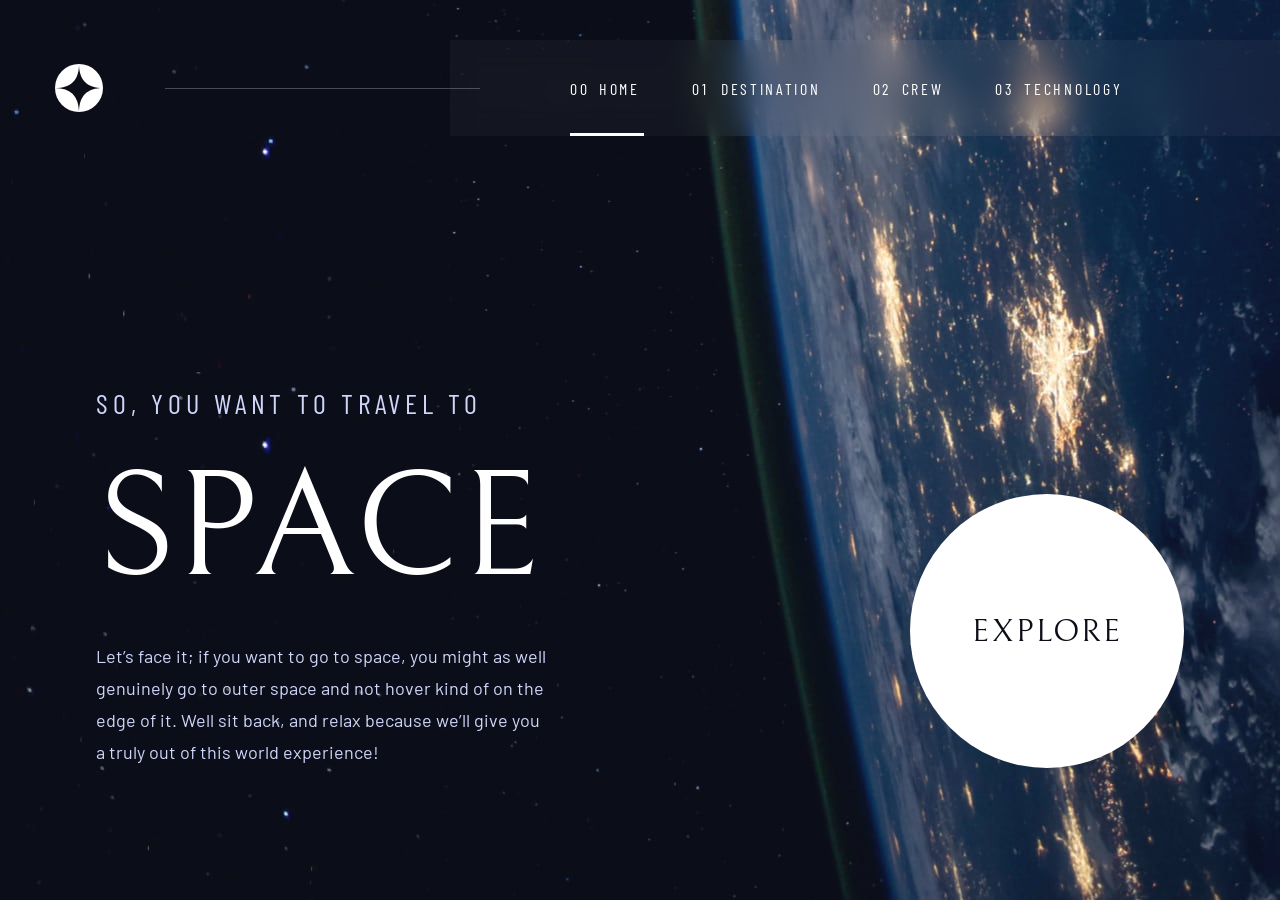
<file: index.html>
<!DOCTYPE html>
<html lang="en">
  <head>
    <meta charset="UTF-8" />
    <meta name="viewport" content="width=device-width, initial-scale=1.0" />
    <link
      rel="icon"
      type="image/png"
      sizes="32x32"
      href="./images/favicon-32x32.png"
    />
    <title>Space tourism website</title>
    <link rel="preconnect" href="https://fonts.googleapis.com" />
    <link rel="preconnect" href="https://fonts.gstatic.com" crossorigin />
    <link
      href="https://fonts.googleapis.com/css2?family=Barlow&family=Barlow+Condensed&family=Bellefair&display=swap"
      rel="stylesheet"
    />
    <link rel="stylesheet" href="./css/style.css" />
  </head>
  <body class="page page-home">
    <header class="header">
      <div class="logo-holder">
        <a href="./index.html"
          ><img src="./images/shared/logo.svg" alt="Space Tourism"
        /></a>
      </div>
      <div class="header-menu">
        <ul class="header-menu__items">
          <li class="header-menu__item active">
            <a href="./index.html">Home</a>
          </li>
          <li class="header-menu__item">
            <a href="./destination.html">Destination</a>
          </li>
          <li class="header-menu__item"><a href="./crew.html">Crew</a></li>
          <li class="header-menu__item">
            <a href="./technology.html">Technology</a>
          </li>
        </ul>
      </div>
      <button class="hamburger">
        <span></span>
      </button>
    </header>
    <main class="main">
      <section class="intro">
        <div class="container">
          <div class="intro-content">
            <h5>So, you want to travel to</h5>
            <h1>Space</h1>
            <p>
              Let’s face it; if you want to go to space, you might as well
              genuinely go to outer space and not hover kind of on the edge of
              it. Well sit back, and relax because we’ll give you a truly out of
              this world experience!
            </p>
          </div>
          <div class="intro-cta">
            <a href="./destination.html" class="intro-cta__btn">Explore</a>
          </div>
        </div>
      </section>
    </main>
    <script
      src="https://code.jquery.com/jquery-3.6.0.slim.min.js"
      integrity="sha256-u7e5khyithlIdTpu22PHhENmPcRdFiHRjhAuHcs05RI="
      crossorigin="anonymous"
    ></script>
    <script src="./js/script.js"></script>
  </body>
</html>
</file>
<file: css/style.css>
html,
body {
  margin: 0;
  padding: 0;
  width: 100%;
  background-color: #0B0D17;
  overflow-x: hidden; }

*,
*::before,
*::after {
  box-sizing: border-box; }

*:focus {
  outline: none; }

a,
button,
.btn {
  cursor: pointer;
  text-decoration: none;
  transition: all 0.3s ease-in-out; }

img {
  max-width: 100%; }

ul {
  margin: 0;
  padding-left: 0;
  list-style: none; }

/**
 * Basic typography style for copy text
 */
h1,
h2,
h3,
h4,
h5,
h6 {
  margin: 0;
  font-weight: 400;
  text-transform: uppercase; }

h1 {
  color: #fff;
  font-size: 150px;
  font-family: 'Bellefair', serif; }
  @media only screen and (max-width: 1024px) {
    h1 {
      line-height: 1; } }
  @media only screen and (max-width: 640px) {
    h1 {
      font-size: 80px;
      line-height: 1.25; } }

h2 {
  color: #fff;
  font-size: 100px;
  font-family: 'Bellefair', serif; }
  @media only screen and (max-width: 1024px) {
    h2 {
      font-size: 80px;
      line-height: 1.15; } }
  @media only screen and (max-width: 640px) {
    h2 {
      font-size: 56px;
      line-height: 64px; } }

h3 {
  color: #fff;
  font-size: 56px;
  font-family: 'Bellefair', serif; }
  @media only screen and (max-width: 1024px) {
    h3 {
      font-size: 40px;
      line-height: 46px; } }
  @media only screen and (max-width: 640px) {
    h3 {
      font-size: 24px;
      line-height: 28px; } }

h4 {
  color: #fff;
  font-size: 32px;
  font-family: 'Bellefair', serif; }
  @media only screen and (max-width: 1024px) {
    h4 {
      font-size: 24px;
      line-height: 28px; } }
  @media only screen and (max-width: 640px) {
    h4 {
      font-size: 16px;
      line-height: 18px; } }

h5 {
  color: #D0D6F9;
  font-size: 28px;
  letter-spacing: 4.75px;
  font-family: 'Barlow Condensed', sans-serif; }
  @media only screen and (max-width: 1024px) {
    h5 {
      font-size: 20px;
      letter-spacing: 3.375px; } }
  @media only screen and (max-width: 640px) {
    h5 {
      font-size: 16px;
      line-height: 1.2;
      letter-spacing: 2.7px; } }

p {
  margin: 0;
  color: #D0D6F9;
  font-size: 18px;
  line-height: 1.778;
  font-family: 'Barlow', sans-serif; }
  @media only screen and (max-width: 1024px) {
    p {
      font-size: 16px; } }
  @media only screen and (max-width: 640px) {
    p {
      font-size: 15px; } }

.subheading1 {
  color: #fff;
  font-size: 28px;
  font-family: 'Bellefair', serif; }

.subheading2 {
  color: #fff;
  font-size: 14px;
  letter-spacing: 2.35px;
  font-family: 'Barlow Condensed', serif; }

.subheading3 {
  color: #D0D6F9;
  font-size: 16px;
  line-height: 19px;
  letter-spacing: 2.7px;
  font-family: 'Barlow Condensed', serif; }
  @media only screen and (max-width: 1024px) {
    .subheading3 {
      font-size: 14px;
      line-height: 1.2;
      letter-spacing: 2.37px; } }

.header {
  position: relative;
  display: flex;
  align-items: center;
  justify-content: space-between;
  margin-top: 40px;
  padding-left: 55px; }
  @media only screen and (max-width: 1024px) {
    .header {
      margin-top: 0;
      padding-left: 40px; } }
  @media only screen and (max-width: 640px) {
    .header {
      margin-top: 24px;
      padding: 0 24px; } }
  .header::after {
    content: '';
    position: absolute;
    top: 50%;
    right: 800px;
    width: calc(100% - 965px);
    border-top: 1px solid #fff;
    mix-blend-mode: normal;
    opacity: 0.25; }
    @media only screen and (max-width: 1024px) {
      .header::after {
        display: none; } }
  .header .logo-holder {
    font-size: 0;
    line-height: 0; }
    @media only screen and (max-width: 640px) {
      .header .logo-holder img {
        width: 40px; } }
  .header-menu {
    position: relative;
    display: flex;
    align-items: center;
    width: 830px;
    padding-left: 120px; }
    @media only screen and (max-width: 1024px) {
      .header-menu {
        width: auto;
        padding: 0 48px; } }
    @media only screen and (max-width: 640px) {
      .header-menu {
        position: fixed;
        display: block;
        top: 0;
        right: -254px;
        bottom: 0;
        width: 254px;
        padding: 118px 0 0 32px;
        background: rgba(255, 255, 255, 0.04);
        backdrop-filter: blur(81.5485px);
        transition: all 0.3s cubic-bezier(0.755, 0.05, 0.855, 0.06);
        z-index: 1; }
        .header-menu.active {
          right: 0; } }
    .header-menu::before {
      position: absolute;
      content: "";
      top: 0;
      left: 0;
      width: 100%;
      height: 100%;
      background-color: rgba(255, 255, 255, 0.04);
      backdrop-filter: blur(16px); }
      @media only screen and (max-width: 1024px) {
        .header-menu::before {
          backdrop-filter: initial; } }
    .header-menu__items {
      position: relative;
      display: flex;
      align-items: center;
      counter-reset: header-item-counter; }
      @media only screen and (max-width: 640px) {
        .header-menu__items {
          display: block; } }
    .header-menu__item:not(:first-child) {
      counter-increment: header-item-counter; }
    .header-menu__item:not(:last-child) {
      margin-right: 48px; }
      @media only screen and (max-width: 1024px) {
        .header-menu__item:not(:last-child) {
          margin-right: 36px; } }
      @media only screen and (max-width: 640px) {
        .header-menu__item:not(:last-child) {
          margin: 0 0 32px 0; } }
    .header-menu__item a {
      position: relative;
      display: block;
      padding: 39px 4px 38px 29px;
      color: #fff;
      font-size: 16px;
      letter-spacing: 2.7px;
      text-transform: uppercase;
      font-family: 'Barlow Condensed', sans-serif; }
      @media only screen and (max-width: 1024px) {
        .header-menu__item a {
          font-size: 14px;
          letter-spacing: 2.34px;
          padding: 39px 2px 40px 0; } }
      @media only screen and (max-width: 640px) {
        .header-menu__item a {
          padding: 0 0 0 29px;
          font-size: 16px;
          letter-spacing: 2.7px;
          line-height: 1.2;
          font-weight: 400; } }
      .header-menu__item a::before {
        content: "0" counter(header-item-counter);
        position: absolute;
        margin-left: -29px; }
        @media only screen and (max-width: 1024px) {
          .header-menu__item a::before {
            display: none; } }
        @media only screen and (max-width: 640px) {
          .header-menu__item a::before {
            display: block;
            font-weight: 600; } }
      .header-menu__item a::after {
        content: '';
        position: absolute;
        left: 0;
        bottom: 0;
        width: 0;
        border-top: 3px solid rgba(255, 255, 255, 0.5);
        transition: all 0.3s cubic-bezier(0.445, 0.05, 0.55, 0.95); }
        @media only screen and (max-width: 640px) {
          .header-menu__item a::after {
            top: 0;
            bottom: initial;
            left: initial;
            right: 0;
            height: 0;
            border-top: none;
            border-left: 4px solid white; } }
      .header-menu__item a:hover::after {
        width: 100%; }
        @media only screen and (max-width: 640px) {
          .header-menu__item a:hover::after {
            height: 100%;
            width: 0; } }
    .header-menu__item.active a::after {
      width: 100%;
      border-top: 3px solid #fff; }
      @media only screen and (max-width: 640px) {
        .header-menu__item.active a::after {
          height: 100%;
          width: 0; } }

.text-primary {
  color: #0B0D17; }

.text-secondary {
  color: #D0D6F9; }

.bg-primary {
  background-color: #0B0D17; }

.bg-secondary {
  background-color: #D0D6F9; }

.container {
  margin: 0 auto;
  padding: 0 24px; }
  @media only screen and (min-width: 1025px) {
    .container {
      padding: 0 96px;
      max-width: 1300px; } }

@media only screen and (min-width: 769px) {
  .d-sm-only {
    display: none; } }

.cursor {
  display: none;
  position: fixed;
  background-color: #0B0D17;
  width: 10px;
  height: 10px;
  border-radius: 100%;
  z-index: 1;
  transition: 0.3s cubic-bezier(0.75, -1.27, 0.3, 2.33) transform, 0.2s cubic-bezier(0.75, -0.27, 0.3, 1.33) opacity, 0.2s cubic-bezier(0.75, -0.27, 0.3, 1.33) background;
  user-select: none;
  pointer-events: none;
  z-index: 10000;
  transform: scale(1); }
  .cursor.active {
    background-color: #D0D6F9;
    opacity: 1;
    transform: scale(0); }
  .cursor.menu-active {
    opacity: 1;
    transform: scale(0); }
  .cursor.primary {
    background-color: #0B0D17 !important; }
  .cursor.white {
    background-color: #fff !important; }
  .cursor.hovered {
    opacity: 1; }
  @media only screen and (min-width: 769px) {
    .cursor {
      display: block; } }

.cursor-follower {
  display: none;
  position: fixed;
  border: 1px solid #0B0D17;
  width: 30px;
  height: 30px;
  border-radius: 100%;
  z-index: 1;
  transition: 0.6s cubic-bezier(0.75, -1.27, 0.3, 2.33) transform, 0.2s cubic-bezier(0.75, -0.27, 0.3, 1.33) opacity, 0.2s cubic-bezier(0.75, -0.27, 0.3, 1.33) background, 0.2s cubic-bezier(0.75, -0.27, 0.3, 1.33) border-color;
  user-select: none;
  pointer-events: none;
  z-index: 10000;
  transform: translate(2px, 2px);
  overflow: hidden; }
  .cursor-follower.active {
    opacity: 1;
    transform: scale(3);
    border-color: #D0D6F9; }
  .cursor-follower.primary {
    border-color: #0B0D17 !important; }
  .cursor-follower.white {
    border-color: #fff !important; }
  .cursor-follower.menu-active {
    opacity: 1;
    transform: scale(3); }
  .cursor-follower.hovered {
    opacity: 1; }
  @media only screen and (min-width: 769px) {
    .cursor-follower {
      display: block; } }

.main {
  min-height: calc(100vh - 136px); }
  @media only screen and (max-width: 1024px) {
    .main {
      min-height: calc(100vh - 96px); } }
  @media only screen and (max-width: 640px) {
    .main {
      min-height: calc(100vh - 64px); } }

.footer {
  height: 40px; }

.hamburger {
  width: 24px;
  height: 21px;
  display: block;
  position: relative;
  background: none;
  border: none;
  z-index: 2; }
  @media only screen and (min-width: 641px) {
    .hamburger {
      display: none; } }
  .hamburger:after, .hamburger:before, .hamburger span {
    content: ' ';
    position: absolute;
    display: block;
    left: 0;
    width: 100%;
    height: 3px;
    background-color: #D0D6F9;
    -webkit-transition: all 0.3s ease-in-out;
    transition: all 0.3s ease-in-out; }
  .hamburger:before {
    top: 0; }
  .hamburger:after {
    bottom: 0; }
  .hamburger:focus {
    outline: none; }
  .hamburger span {
    top: 9px; }
  .hamburger.active:before {
    -ms-transform: rotate(-45deg);
    -webkit-transform: rotate(-45deg);
    transform: rotate(-45deg);
    top: 12px;
    margin-top: -10%; }
  .hamburger.active:after {
    -ms-transform: rotate(45deg);
    -webkit-transform: rotate(45deg);
    transform: rotate(45deg);
    top: 12px;
    margin-top: -10%; }
  .hamburger.active span {
    opacity: 0; }

.page-tab .title {
  padding-top: 76px; }
  @media only screen and (max-width: 1024px) {
    .page-tab .title {
      padding-top: 40px; } }
  @media only screen and (max-width: 640px) {
    .page-tab .title {
      padding-top: 24px;
      text-align: center; } }
  .page-tab .title h5 {
    color: white; }
    @media only screen and (max-width: 1024px) {
      .page-tab .title h5 {
        margin-left: 14px; } }
    .page-tab .title h5 span {
      opacity: 0.25;
      margin-right: 28px;
      font-weight: 700; }
      @media only screen and (max-width: 640px) {
        .page-tab .title h5 span {
          margin-right: 18px; } }

.tab .container {
  display: flex;
  justify-content: space-between; }
  @media only screen and (max-width: 1024px) {
    .tab .container {
      display: block; } }
.tab-images__item {
  display: none;
  font-size: 0; }
  .tab-images__item.active {
    display: block; }
.tab-content__item {
  display: none; }
  .tab-content__item.active {
    display: block; }

.page-home {
  background-size: cover;
  background-repeat: no-repeat;
  background-position: center;
  background-image: url(../images/home/background-home-desktop.jpg); }
  @media only screen and (max-width: 1024px) {
    .page-home {
      background-image: url(../images/home/background-home-tablet.jpg); } }
  @media only screen and (max-width: 640px) {
    .page-home {
      background-image: url(../images/home/background-home-mobile.jpg); } }
  .page-home main {
    padding-top: 250px; }
    @media only screen and (max-width: 1024px) {
      .page-home main {
        padding-top: 105px; } }
    @media only screen and (max-width: 640px) {
      .page-home main {
        padding-top: 48px; } }

.intro .container {
  display: flex;
  align-items: flex-end;
  justify-content: space-between; }
  @media only screen and (max-width: 1024px) {
    .intro .container {
      display: block; } }
.intro-content {
  margin-right: 20px;
  max-width: 450px; }
  @media only screen and (max-width: 1024px) {
    .intro-content {
      margin: 0 auto;
      text-align: center; } }
  .intro-content h5 {
    margin: 0 0 24px; }
    @media only screen and (max-width: 640px) {
      .intro-content h5 {
        margin: 0 0 16px; } }
  .intro-content h1 {
    margin: 0 0 24px; }
    @media only screen and (max-width: 640px) {
      .intro-content h1 {
        margin: 0 0 16px; } }
.intro-cta {
  position: relative;
  width: 274px;
  height: 274px; }
  @media only screen and (max-width: 1024px) {
    .intro-cta {
      margin: 150px auto;
      width: 242px;
      height: 242px; } }
  @media only screen and (max-width: 640px) {
    .intro-cta {
      margin: 50px auto 0;
      width: 150px;
      height: 150px; } }
  .intro-cta::before {
    content: '';
    position: absolute;
    top: 50%;
    left: 50%;
    width: 0;
    height: 0;
    border-radius: 50%;
    background: #fff;
    mix-blend-mode: normal;
    opacity: 0.1;
    transition: all 0.3s cubic-bezier(0.86, 0, 0.07, 1);
    z-index: 0; }
  .intro-cta:hover::before {
    top: -33%;
    left: -33%;
    width: 166%;
    height: 166%; }
  .intro-cta a {
    position: relative;
    display: flex;
    align-items: center;
    justify-content: center;
    width: 100%;
    height: 100%;
    border-radius: 50%;
    color: #0B0D17;
    font-size: 32px;
    line-height: 37px;
    letter-spacing: 2px;
    text-transform: uppercase;
    font-family: 'Bellefair', serif;
    background-color: #fff; }
    @media only screen and (max-width: 640px) {
      .intro-cta a {
        font-size: 20px;
        line-height: 22px;
        letter-spacing: 1.25px; } }

.page-destination {
  background-size: cover;
  background-repeat: no-repeat;
  background-position: center;
  background-image: url(../images/destination/background-destination-desktop.jpg); }
  @media only screen and (max-width: 1024px) {
    .page-destination {
      background-image: url(../images/destination/background-destination-tablet.jpg); } }
  @media only screen and (max-width: 640px) {
    .page-destination {
      background-image: url(../images/destination/background-destination-mobile.jpg); } }

.tab.destination {
  margin-top: 64px; }
  @media only screen and (max-width: 1024px) {
    .tab.destination {
      margin-top: 60px; } }
  @media only screen and (max-width: 640px) {
    .tab.destination {
      margin-top: 32px; } }
  .tab.destination .tab-images {
    margin-left: 65px;
    padding-top: 32px;
    width: calc(100% - 530px);
    max-width: 445px; }
    @media only screen and (max-width: 1024px) {
      .tab.destination .tab-images {
        margin: 0 auto;
        padding: 0;
        width: 100%;
        max-width: 300px; } }
    @media only screen and (max-width: 640px) {
      .tab.destination .tab-images {
        max-width: 170px; } }
  .tab.destination .tab-content {
    width: 445px; }
    @media only screen and (max-width: 1024px) {
      .tab.destination .tab-content {
        margin: 50px auto 0;
        width: 100%;
        max-width: 573px;
        text-align: center; } }
    @media only screen and (max-width: 640px) {
      .tab.destination .tab-content {
        margin-top: 24px; } }
    .tab.destination .tab-content__item h2 {
      margin-bottom: 14px; }
      @media only screen and (max-width: 1024px) {
        .tab.destination .tab-content__item h2 {
          margin-bottom: 8px; } }
    .tab.destination .tab-content__item .stats {
      display: flex;
      justify-content: space-between;
      margin-top: 54px;
      padding-top: 28px;
      border-top: 1px solid #383B4B; }
      @media only screen and (max-width: 1024px) {
        .tab.destination .tab-content__item .stats {
          justify-content: center; }
          .tab.destination .tab-content__item .stats .distance {
            margin-right: 11px; } }
      @media only screen and (max-width: 640px) {
        .tab.destination .tab-content__item .stats .distance {
          margin: 0 0 32px; } }
      @media only screen and (max-width: 640px) {
        .tab.destination .tab-content__item .stats {
          display: block;
          margin-top: 32px;
          padding-top: 32px; } }
      .tab.destination .tab-content__item .stats .distance, .tab.destination .tab-content__item .stats .time {
        width: calc(50% - 5px);
        text-transform: uppercase; }
        @media only screen and (max-width: 1024px) {
          .tab.destination .tab-content__item .stats .distance, .tab.destination .tab-content__item .stats .time {
            max-width: 223px; } }
        @media only screen and (max-width: 640px) {
          .tab.destination .tab-content__item .stats .distance, .tab.destination .tab-content__item .stats .time {
            width: 100%;
            max-width: initial; } }
        .tab.destination .tab-content__item .stats .distance .subheading1, .tab.destination .tab-content__item .stats .time .subheading1 {
          line-height: 32px; }
        .tab.destination .tab-content__item .stats .distance .subheading2, .tab.destination .tab-content__item .stats .time .subheading2 {
          line-height: 1.2;
          margin: 0 0 12px;
          color: #D0D6F9; }
  .tab.destination .tab-controls {
    margin: 0 0 52px;
    display: flex; }
    @media only screen and (max-width: 1024px) {
      .tab.destination .tab-controls {
        justify-content: center;
        margin-bottom: 40px; } }
    @media only screen and (max-width: 640px) {
      .tab.destination .tab-controls {
        margin-top: 31px;
        margin-bottom: 32px; } }
    .tab.destination .tab-controls__item {
      position: relative;
      color: #D0D6F9;
      font-family: 'Barlow Condensed', sans-serif;
      font-size: 16px;
      line-height: 1.2;
      letter-spacing: 2.7px;
      text-transform: uppercase; }
      @media only screen and (max-width: 640px) {
        .tab.destination .tab-controls__item {
          font-size: 14px; } }
      .tab.destination .tab-controls__item:not(:last-child) {
        margin-right: 36px; }
        @media only screen and (max-width: 640px) {
          .tab.destination .tab-controls__item:not(:last-child) {
            margin-right: 27px; } }
      .tab.destination .tab-controls__item::after {
        content: '';
        position: absolute;
        left: 0;
        bottom: -12px;
        width: 0;
        border-bottom: 3px solid #fff;
        opacity: 0.5;
        transition: all 0.3s ease-in-out; }
      .tab.destination .tab-controls__item.active::after {
        opacity: 1;
        width: 100%; }
      .tab.destination .tab-controls__item:hover::after {
        width: 100%; }

.page-crew {
  background-size: cover;
  background-repeat: no-repeat;
  background-position: center;
  background-image: url(../images/crew/background-crew-desktop.jpg); }
  @media only screen and (max-width: 1024px) {
    .page-crew {
      background-image: url(../images/crew/background-crew-tablet.jpg); } }
  @media only screen and (max-width: 640px) {
    .page-crew {
      background-image: url(../images/crew/background-crew-mobile.jpg); } }

.tab.crew {
  margin-top: 154px; }
  @media only screen and (max-width: 1024px) {
    .tab.crew {
      margin-top: 60px; } }
  @media only screen and (max-width: 640px) {
    .tab.crew {
      margin-top: 32px; }
      .tab.crew .container {
        display: flex;
        flex-wrap: wrap; } }
  .tab.crew .tab-images {
    position: absolute;
    right: calc(50% - 550px);
    bottom: 0; }
    @media only screen and (max-width: 1200px) {
      .tab.crew .tab-images {
        right: 24px; } }
    @media only screen and (max-width: 1024px) {
      .tab.crew .tab-images {
        position: relative;
        margin: 40px auto 0;
        width: auto;
        right: initial;
        text-align: center; } }
    @media only screen and (max-width: 640px) {
      .tab.crew .tab-images {
        order: 0;
        width: 100%;
        text-align: center;
        right: initial;
        margin-top: 0;
        border-bottom: 1px solid #383B4B; } }
    .tab.crew .tab-images img {
      max-width: 40vw; }
      @media only screen and (max-width: 1024px) {
        .tab.crew .tab-images img {
          max-width: initial;
          max-height: 530px; } }
      @media only screen and (max-width: 640px) {
        .tab.crew .tab-images img {
          max-height: 223px; } }
  @media only screen and (max-width: 1024px) {
    .tab.crew .tab-content {
      margin: 50px auto 0;
      width: 100%;
      max-width: 573px;
      text-align: center; } }
  @media only screen and (max-width: 640px) {
    .tab.crew .tab-content {
      margin-top: 32px; } }
  @media only screen and (max-width: 640px) and (max-width: 640px) {
    .tab.crew .tab-content {
      order: 1;
      display: flex;
      flex-wrap: wrap; } }

  @media only screen and (max-width: 640px) {
    .tab.crew .tab-content__items {
      order: 1; } }
  .tab.crew .tab-content__item h3 {
    text-transform: uppercase;
    margin-bottom: 27px; }
    @media only screen and (max-width: 1024px) {
      .tab.crew .tab-content__item h3 {
        margin-bottom: 16px; } }
  .tab.crew .tab-content__item h4 {
    text-transform: uppercase;
    opacity: 0.5;
    margin-bottom: 14px; }
    @media only screen and (max-width: 1024px) {
      .tab.crew .tab-content__item h4 {
        margin-bottom: 8px; } }
    @media only screen and (max-width: 640px) {
      .tab.crew .tab-content__item h4 {
        font-size: 16px;
        margin-top: 32px; } }
  .tab.crew .tab-content__item p {
    max-width: 445px; }
    @media only screen and (max-width: 1024px) {
      .tab.crew .tab-content__item p {
        max-width: 458px;
        margin: auto; } }
  .tab.crew .tab-controls {
    margin: 120px 0 0;
    display: flex; }
    @media only screen and (max-width: 1024px) {
      .tab.crew .tab-controls {
        justify-content: center;
        margin-top: 40px; } }
    @media only screen and (max-width: 640px) {
      .tab.crew .tab-controls {
        order: 0;
        width: 100%;
        margin-top: 0; } }
    .tab.crew .tab-controls__item {
      display: block;
      width: 15px;
      height: 15px;
      border-radius: 15px;
      background: #fff;
      opacity: 0.17;
      transition: all 0.3s ease-in-out; }
      @media only screen and (max-width: 640px) {
        .tab.crew .tab-controls__item {
          width: 10px;
          height: 10px; } }
      .tab.crew .tab-controls__item:not(:last-child) {
        margin-right: 24px; }
        @media only screen and (max-width: 640px) {
          .tab.crew .tab-controls__item:not(:last-child) {
            margin-right: 16px; } }
      .tab.crew .tab-controls__item:hover {
        opacity: 0.5; }
      .tab.crew .tab-controls__item.active {
        opacity: 1; }

.page-technology {
  background-size: cover;
  background-repeat: no-repeat;
  background-position: center;
  background-image: url(../images/technology/background-technology-desktop.jpg); }
  @media only screen and (max-width: 1024px) {
    .page-technology {
      background-image: url(../images/technology/background-technology-tablet.jpg); } }
  @media only screen and (max-width: 640px) {
    .page-technology {
      background-image: url(../images/technology/background-technology-mobile.jpg); } }

.tab.technology {
  margin-top: 26px; }
  @media only screen and (max-width: 1024px) {
    .tab.technology {
      margin-top: 60px; } }
  @media only screen and (max-width: 640px) {
    .tab.technology {
      margin-top: 32px; } }
  @media only screen and (max-width: 1024px) {
    .tab.technology .container {
      display: flex;
      flex-wrap: wrap; } }
  .tab.technology .tab-images {
    position: absolute;
    right: calc(50vw - 720px);
    margin: 0 -24px; }
    @media (max-width: 1440px) {
      .tab.technology .tab-images {
        right: 0;
        max-width: calc(100% - 750px); } }
    @media only screen and (max-width: 1024px) {
      .tab.technology .tab-images {
        order: 0;
        position: relative;
        width: calc(100% + 48px);
        max-height: 310px;
        max-width: initial;
        text-align: center; } }
    .tab.technology .tab-images__item img {
      max-height: 100%; }
      .tab.technology .tab-images__item img:not(.d-lg-only) {
        display: none; }
        @media only screen and (max-width: 1024px) {
          .tab.technology .tab-images__item img:not(.d-lg-only) {
            display: block;
            margin: 0 auto; } }
      @media only screen and (max-width: 1024px) {
        .tab.technology .tab-images__item img.d-lg-only {
          display: none; } }
  .tab.technology .tab-content {
    width: 650px;
    margin-top: 110px;
    display: flex; }
    @media only screen and (max-width: 1024px) {
      .tab.technology .tab-content {
        order: 1;
        flex-wrap: wrap;
        margin: 0;
        width: 100%; } }
    .tab.technology .tab-content__items {
      width: calc(100% - 160px); }
      @media only screen and (max-width: 1024px) {
        .tab.technology .tab-content__items {
          width: 100%;
          max-width: 458px;
          margin: 0 auto;
          text-align: center; } }
    .tab.technology .tab-content__item h3 {
      margin: 11px 0 17px; }
      @media only screen and (max-width: 1024px) {
        .tab.technology .tab-content__item h3 {
          margin: 16px 0; } }
      @media only screen and (max-width: 640px) {
        .tab.technology .tab-content__item h3 {
          margin: 9px 0 16px; } }
    .tab.technology .tab-content__item p {
      max-width: 444px; }
  .tab.technology .tab-controls {
    width: 80px;
    margin: 0 80px 0 0; }
    @media only screen and (max-width: 1024px) {
      .tab.technology .tab-controls {
        display: flex;
        justify-content: center;
        margin: 56px 0 44px;
        width: 100%; } }
    @media only screen and (max-width: 640px) {
      .tab.technology .tab-controls {
        margin: 34px 0 26px; } }
    .tab.technology .tab-controls__item {
      position: relative;
      display: flex;
      align-items: center;
      justify-content: center;
      width: 80px;
      height: 80px;
      color: #D0D6F9;
      font-family: 'Bellefair', sans-serif;
      font-size: 32px;
      line-height: 37px;
      letter-spacing: 2px;
      border-radius: 50%;
      border: 1px solid rgba(255, 255, 255, 0.25);
      transition: all 0.3s ease-in-out; }
      @media only screen and (max-width: 1024px) {
        .tab.technology .tab-controls__item {
          width: 60px;
          height: 60px; } }
      @media only screen and (max-width: 640px) {
        .tab.technology .tab-controls__item {
          width: 40px;
          height: 40px;
          font-size: 16px;
          line-height: 1.2; } }
      .tab.technology .tab-controls__item:not(:last-child) {
        margin-bottom: 32px; }
        @media only screen and (max-width: 1024px) {
          .tab.technology .tab-controls__item:not(:last-child) {
            margin: 0 16px 0 0; } }
      .tab.technology .tab-controls__item:hover {
        border: 1px solid rgba(255, 255, 255, 0.5); }
      .tab.technology .tab-controls__item.active {
        background: #fff;
        color: #0B0D17;
        border: 1px solid white; }

/*# sourceMappingURL=style.css.map */
</file>
